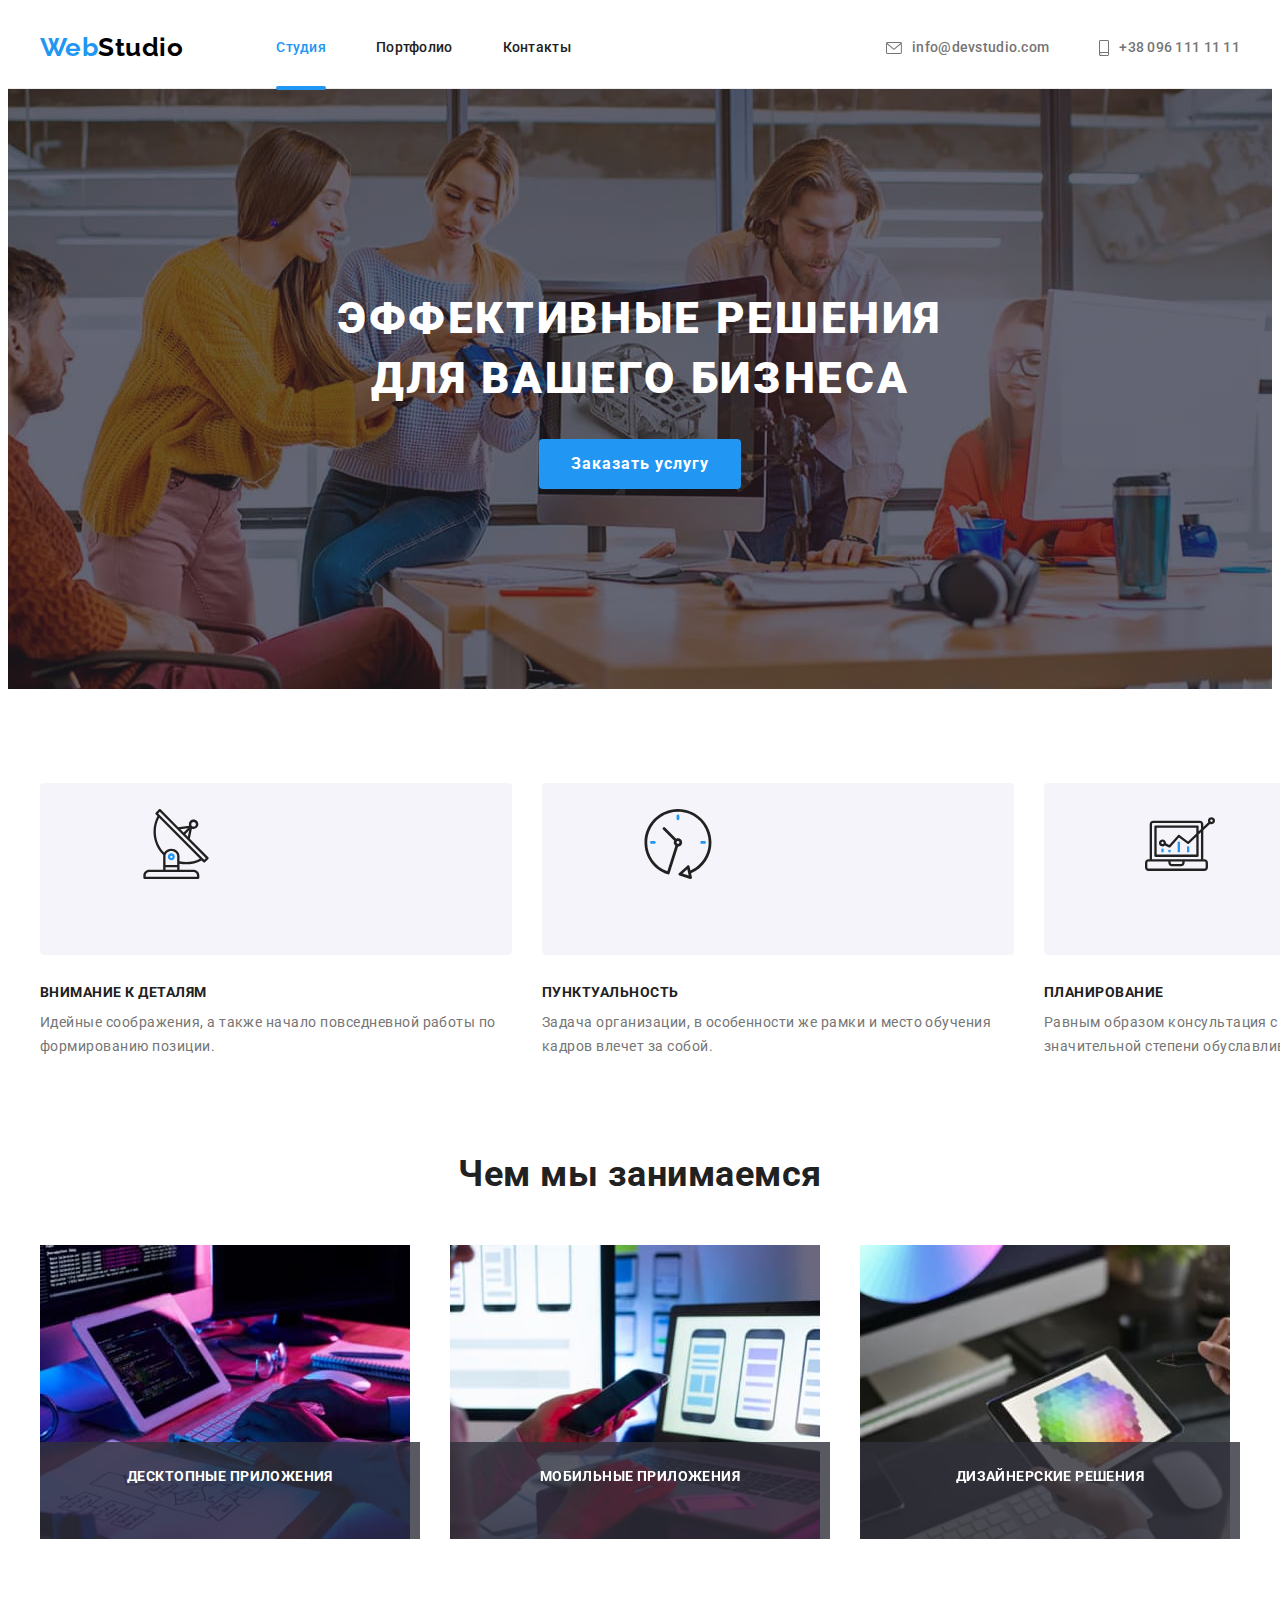
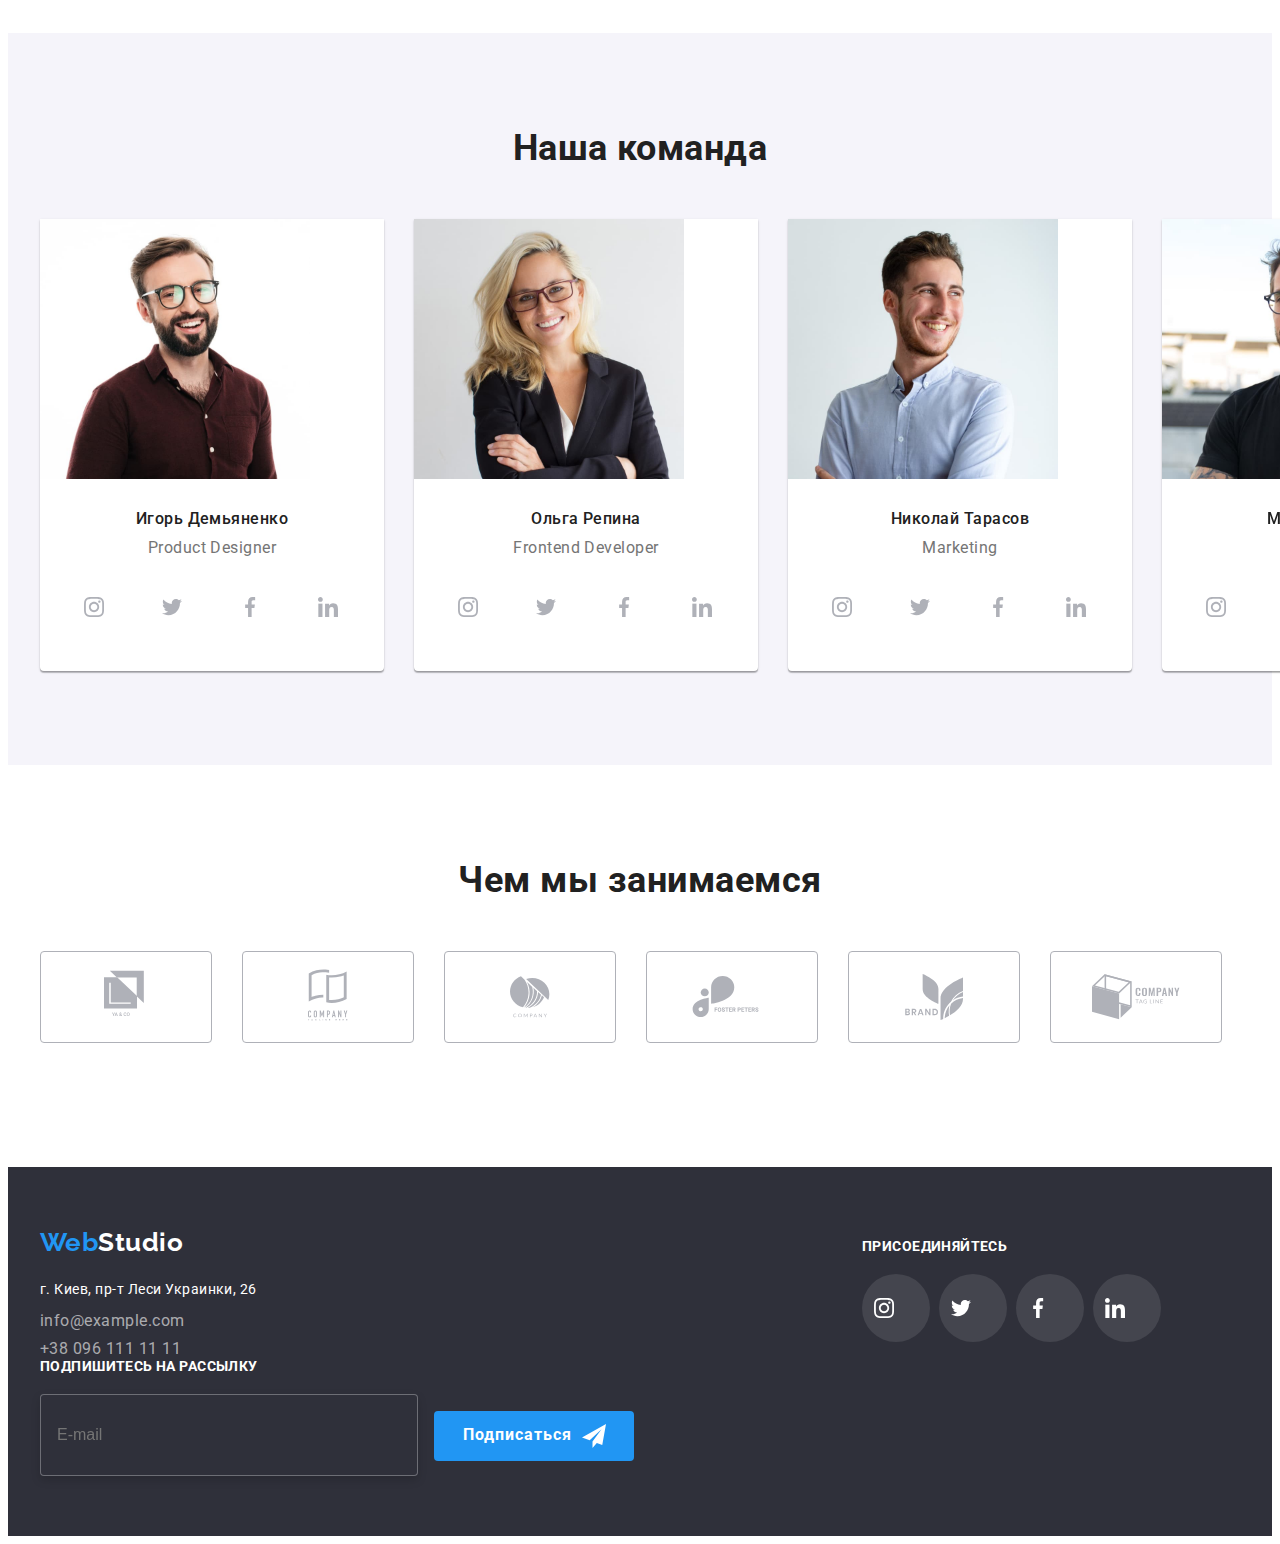
<file: index.html>
<!DOCTYPE html>
<html lang="ru">

<head>
    <meta charset="UTF-8">
    <meta http-equiv="X-UA-Compatible" content="IE=edge">
    <meta name="viewport" content="width=device-width, initial-scale=1.0">
    <title>WebStudio</title>
    <link href="https://fonts.googleapis.com/css2?family=Oleo+Script&family=Raleway:wght@700&family=Roboto:wght@400;500;700;900&display=swap"
        rel="stylesheet" />
    <link rel="stylesheet" href="https://cdnjs.cloudflare.com/ajax/libs/modern-normalize/1.0.0/modern-normalize.min.css"
                integrity="sha512-ISS7cAi1PEhQ8jnbJpJZMd29NlhNj4AWYyLOSp2CE/CsHxTCu+r+t0D2yoJudVrd0/8fTVPUVDzY5Tvli75u/g=="
                crossorigin="anonymous" />
    <link rel="preconnect" href="https://fonts.gstatic.com">
    <link rel="stylesheet" href="./css/styles.css" />
</head>

<body class="page">
    <!-- Шапка сайта -->
    <header class="header">
<div class="container page-header">
        <nav class="main-nav">
            <a  href=""  class="logo"  lang="en"><span class="logo-web">Web</span>Studio</a>
            <ul class="site-nav list">
                <li class="nav-item"><a href="" class="link current">Студия</a></li>
                <li class="nav-item"><a href="./portfolio.html" class="link">Портфолио</a></li>
                <li class="nav-item"><a href="" class="link">Контакты</a></li>
            </ul>
        </nav>
        <div  class="contact">
        <ul class="contact list">
            <li class="nav-item">
                <div>
                    <a href="email:info@devstudio.com" class="link auth-nav-email list">
                        <svg class="box-icon-nav" Width="16px" Height="12px">
                            <use href="./images/symbol-defs5.svg#envelope"></use>
                        </svg>info@devstudio.com</a>
                </div>
            </li>
            <li class="nav-item"><a href="tel:+380961111111" class="link auth-nav-tel list">
                    <svg class="box-icon-nav" Width="10px" Height="16px">
                        <use href="./images/symbol-defs5.svg#smartphone"></use>
                    </svg>+38 096 111 11 11</a></li>
        </ul>
        </div>
</div>
    </header>
 
    <main>
        <!-- Герой -->
        <section class="hero">
            <h1  class="hero-title">Эффективные решения для вашего бизнеса</h1>
            <button data-modal-open type="button" class="button current" >Заказать услугу</button>
            <div class="backdrop is-hidden" data-modal>
                <div class="modal">
                    <b class="modal-title"> Оставьте свои данные, мы вам перезвоним</b>
                    <div class="modal-form-btn">

                    <form class="modal-form" autocomplete="off">
                        <div class="form-label-wrapper">
<label class="form-label">Имя
        <span class="modal-form-input-wrapper">
        <input type="text" name="name" class="form-input" required minlength="2">
                        <svg class="box-icon modal-form-icon"  width="20" height="20">
                            <use href="./images/symbol-defs5.svg#person-black-18dp-1"></use>
                        </svg>
    </span>
</label>
<label class="form-label">Телефон
        <span class="modal-form-input-wrapper">
            <input type="tel" name="tel" class="form-input" required
                            pattern="[0-9]{3}-[0-9]{3}-[0-9]{2}-[0-9]{2}" title="096-111-11-11">
                <svg class="box-icon modal-form-icon" width="20" height="20">
                    <use href="./images/symbol-defs5.svg#phone-black-18dp-1"></use>
                </svg>
        </span>
</label>
<label class="form-label">
    Почта
    <span class="modal-form-input-wrapper">
        <input type="email" name="email" class="form-input" required>
        <svg class="box-icon modal-form-icon" width="20" height="20">
            <use href="./images/symbol-defs5.svg#email-black-18dp-1"></use>
        </svg>
    </span>
</label>
<label class="form-label" for="comment">Kоментарий</label>
<textarea class="comment" name="comment" id="comment" rows="8" placeholder="Введите текст"></textarea>
</div>
        
        <label class="field-checkbox">
            <input class="checkbox" type="checkbox" name="topic" value="js" />
            <span class="icon-checkbox "></span>
            <span class="label">Соглашаюсь с рассылкой и принимаю&nbsp;<a class="policy link" href="">Условия договора</a></span>
        </label>

<button class="form-btn" type="submit">Отправить</button>
</div>

<button data-modal-close class="close"><svg class="close-icon" width="20" height="20">
        <use href="./images/symbol-defs5.svg#close-black-18dp-2-1-1"></use>
    </svg></button> 

                    <!-- <div class="modal-form-btn">
    <div class="form-field">
        <label  class="form-label" for="name">Имя</label>

        <input class="form-input" type="text" name="name" id="name" autofocus required/>
                <svg class="box-icon">
                        <use href="./images/symbol-defs5.svg#person-black-18dp-1"></use>
                    </svg>
            </div>
    <div class="form-field">

        <label  class="form-label" for="tel">Телефон</label>
        <input class="form-input" type="tel" name="tel" id="tel" placeholder=" " required title="099 111 11 11"/>
                <svg class="box-icon" width="20" height="20">
                    <use href="./images/symbol-defs5.svg#phone-black-18dp-1"></use>
                </svg>
    </div>
    
    <div class="form-field">
        <label  class="form-label" for="mail">Почта</label>
        <input class="form-input" type="email" name="mail" id="mail" required />
            <svg class="box-icon" width="20" height="20">
                <use href="./images/symbol-defs5.svg#email-black-18dp-1"></use>
            </svg>
    </div>
    <div class="form-field">
        <label  class="form-label" for="comment">Kоментарий</label>
        <textarea class="comment" name="comment" id="comment" rows="8" placeholder="Введите текст"></textarea>
    </div>

        <label class="field-checkbox">
            <input class="checkbox" type="checkbox" name="topic" value="js" />
            <span class="icon-checkbox "></span>
            <span class="label">Соглашаюсь с рассылкой и принимаю <a class="policy link" href="">Условия договора</a></span>
        </label>

        <button class="form-btn" type="submit">Отправить</button>
        </div>

        <button data-modal-close class="close"><svg class="close-icon" width="18" height="18">
        <use href="./images/symbol-defs5.svg#close-black-18dp-2-1-1"></use>
        </svg></button> -->
        </div>
</form>
                </div>
            </div>
            
        </section>
        <!-- Особенности -->
        <section class="section-feature">
            <div class="container">
            <h2 class="visually-hidden">Feature</h2>
            <ul class="feature list">
                <li class="feature-item">
                    <div class="feature-svg">
                        <svg class="box-icon">
                            <use href="./images/symbol-defs5.svg#antenna"></use>
                        </svg>
                    </div>
                    <h3 class="title">Внимание к деталям</h3>
                    <p class="description">Идейные соображения, а также начало повседневной работы по формированию позиции.</p>
                </li>
                <li class="feature-item">
                    <div class="feature-svg">
                        <svg class="box-icon">
                            <use href="./images/symbol-defs5.svg#clock"></use>
                        </svg>
                    </div>
                    <h3 class="title">Пунктуальность</h3>
                    <p class="description">Задача организации, в особенности же рамки и место обучения кадров влечет за собой.</p>
                </li>
                <li class="feature-item">
                    <div class="feature-svg">
                        <svg class="box-icon">
                            <use href="./images/symbol-defs5.svg#diagram"></use>
                        </svg>
                    </div>
                    <h3 class="title">Планирование</h3>
                    <p class="description">Равным образом консультация с широким активом в значительной степени обуславливает.</p>
                </li>
                <li class="feature-item">
                    <div class="feature-svg">
                        <svg class="box-icon">
                            <use href="./images/symbol-defs5.svg#astronaut"></use>
                        </svg>
                    </div>
                    <h3 class="title">Современные технологии</h3>
                    <p class="description">Значимость этих проблем настолько очевидна, что реализация плановых заданий.</p>
                </li>
            </ul>
            </div>
        </section>
        <!-- Чем мы занимаемся -->
        <section class="section-works"> 
            <div class="container"> 
            <h2 class="section-title">Чем мы занимаемся</h2>
            <ul class="works list">
                <li class="works-item">
                    <img  class="works-img" src="./images/imghand.jpg" alt="руки печатающие на клавиатуре"  />
                    <p class="works-desc">
                        Десктопные приложения
                    </p>
                </li>
                <li class="works-item">
                    <img class="works-img" src="./images/imgphone.jpg" alt="в одной руке телефон, а другая на ноутбуке" />
                    <p class="works-desc">Мобильные приложения</p>
                </li>
                <li class="works-item">
                    <img class="works-img" src="./images/imgdiagr.jpg" alt="руки печатающие на клавиатуре" />
                    <p class="works-desc">Дизайнерские решения</p>
                </li>
            </ul>
            </div>
        </section>
      
        <!-- Наша команда -->
        <section class="section-team">
    <div class="container">
        <h2 class="section-title">Наша команда</h2>
    <ul class="card-team list">

<li class="item-team">
    <article class="card">
    <div class="card-thumb">
    <img src="./images/imgIgor.jpg" alt="фото" width="270" height="260" class="team-img" />
    </div>
    <div class="team-card-content"> 
    <h4 class="team-title">Игорь Демьяненко</h4>
    <p class="team-position">
        Product Designer
    </p> 
<ul class="social-team list">
    <li class="social-item-team">
        <a href="" class="ellipce">
            <svg class="box-icon " width="20" height="20">
                <use href="./images/symbol-defs5.svg#instagram-foot"></use>
            </svg>
        </a>
    </li>
    <li class="social-item-team">
        <a href="" class="ellipce">
            <svg class="box-icon" width="20" height="20">
                <use href="./images/symbol-defs5.svg#twitter-foot"></use>
            </svg>
        </a>
    </li>
    <li class="social-item-team">
        <a href="" class="ellipce">
            <svg class="box-icon" width="20" height="20">
                <use href="./images/symbol-defs5.svg#facebook-foot"></use>
            </svg>
        </a>
    </li>

    <li class="social-item-team">
        <a href="" class="ellipce">
            <svg class="box-icon" width="20" height="20">
                <use href="./images/symbol-defs5.svg#linkedin-foot"></use>
            </svg>
        </a>
    </li>
</ul>
    </div>
    </article>
</li>
<li class="item-team">
    <article class="card">
        <div class="card-thumb">
        <img src="./images/imgOlga.jpg" alt="фото" width="270" height="260" class="team-img" />
        </div>
        <div class="team-card-content">
            <h4 class="team-title">Ольга Репина</h4>
            <p class="team-position">
                Frontend Developer
            </p>
<ul class="social-team list">
    <li class="social-item-team">
        <a href="" class="ellipce">
            <svg class="box-icon " width="20" height="20">
                <use href="./images/symbol-defs5.svg#instagram-foot"></use>
            </svg>
        </a>
    </li>
    <li class="social-item-team">
        <a href="" class="ellipce">
            <svg class="box-icon" width="20" height="20">
                <use href="./images/symbol-defs5.svg#twitter-foot"></use>
            </svg>
        </a>
    </li>
    <li class="social-item-team">
        <a href="" class="ellipce">
            <svg class="box-icon" width="20" height="20">
                <use href="./images/symbol-defs5.svg#facebook-foot"></use>
            </svg>
        </a>
    </li>

    <li class="social-item-team">
        <a href="" class="ellipce">
            <svg class="box-icon" width="20" height="20">
                <use href="./images/symbol-defs5.svg#linkedin-foot"></use>
            </svg>
        </a>
    </li>
</ul>
        </div>
    </article>
</li>
<li class="item-team">
    <article class="card">
        <div class="card-thumb">
            <img src="./images/imgNikol.jpg" alt="фото" width="270" height="260" class="team-img" />
        </div>
        <div class="team-card-content">
            <h4 class="team-title">Николай Тарасов</h4>
            <p class="team-position">
                Marketing
            </p>
<ul class="social-team list">
    <li class="social-item-team">
        <a href="" class="ellipce">
            <svg class="box-icon " width="20" height="20">
                <use href="./images/symbol-defs5.svg#instagram-foot"></use>
            </svg>
        </a>
    </li>
    <li class="social-item-team">
        <a href="" class="ellipce">
            <svg class="box-icon" width="20" height="20">
                <use href="./images/symbol-defs5.svg#twitter-foot"></use>
            </svg>
        </a>
    </li>
    <li class="social-item-team">
        <a href="" class="ellipce">
            <svg class="box-icon" width="20" height="20">
                <use href="./images/symbol-defs5.svg#facebook-foot"></use>
            </svg>
        </a>
    </li>

    <li class="social-item-team">
        <a href="" class="ellipce">
            <svg class="box-icon" width="20" height="20">
                <use href="./images/symbol-defs5.svg#linkedin-foot"></use>
            </svg>
        </a>
    </li>
</ul>
        </div>
    </article>
</li>
<li class="item-team">
    <article class="card">
        <div class="card-thumb">
            <img src="./images/imgMicah.jpg" alt="фото" width="270" height="260" class="team-img" />
        <div class="team-card-content">
            <h4 class="team-title">Михаил Ермаков</h4>
            <p class="team-position">
                UI Designer
            </p>
<ul class="social-team list">
    <li class="social-item-team">
        <a href="" class="ellipce">
            <svg class="box-icon " width="20" height="20">
                <use href="./images/symbol-defs5.svg#instagram-foot"></use>
            </svg>
        </a>
    </li>
    <li class="social-item-team">
        <a href="" class="ellipce">
            <svg class="box-icon" width="20" height="20">
                <use href="./images/symbol-defs5.svg#twitter-foot"></use>
            </svg>
        </a>
    </li>
    <li class="social-item-team">
        <a href="" class="ellipce">
            <svg class="box-icon" width="20" height="20">
                <use href="./images/symbol-defs5.svg#facebook-foot"></use>
            </svg>
        </a>
    </li>

    <li class="social-item-team">
        <a href="" class="ellipce">
            <svg class="box-icon" width="20" height="20">
                <use href="./images/symbol-defs5.svg#linkedin-foot"></use>
            </svg>
        </a>
    </li>
</ul>

        </div>
    </article>
</li>
    </ul>
    </div>
        </section>
        
        <!-- Client -->
<section class="client">
    <div class="container">
        <h2 class="section-title">Чем мы занимаемся</h2>
    <ul class="clients list">
        <li  class="clients-item ">
            <a  class="list clients-link" href="">
                <div class="client-svg">
                <svg class="box-client" width="44" height="50">
                <use href="./images/symbol-defs5.svg#logo-1"></use>
                </svg></div>
            </a>
        </li>
        <li class="clients-item ">
            <a class="clients-link" href="">
                <div class="client-svg">
                <svg class="box-client" width="40" height="52">
                    <use href="./images/symbol-defs5.svg#logo-2"></use>
                </svg></div>
            </a>
        </li>
        <li class="clients-item ">
             <div class="client-svg">
            <a class="clients-link" href="">
                <svg class="box-client" width="40" height="42">
                    <use href="./images/symbol-defs5.svg#logo-3"></use>
                </svg>
            </a></div>
        </li>
        <li class="clients-item ">
             <div class="client-svg" >
            <a class="clients-link" href="">
                <svg class="box-client" width="80" height="42">
                    <use href="./images/symbol-defs5.svg#logo-4"></use>
                </svg>
            </a></div>
        </li>
        <li class="clients-item ">
             <div class="client-svg">
            <a class="clients-link" href="">
                <svg class="box-client" width="60" height="46">
                    <use href="./images/symbol-defs5.svg#logo-5"></use>
                </svg>
            </a></div>
        </li>
        <li class="clients-item ">
             <div class="client-svg">
            <a class="clients-link" href="">
                <svg class="box-client" width="88" height="46">
                    <use href="./images/symbol-defs5.svg#logo-6"></use>
                </svg>
            </a></div>
        </li>
    </ul>
    </div>
</section>

    </main>     
    <!-- Футер -->
    <footer class="footer">
    
        <div class="container">
            <div class="footer-column">
                <div class="invert-logo">
                    <a href="" class="logo" lang="en"><span class="logo-web">Web</span>Studio</a>
                </div>
                <address class="footer-adress">
                    <div class="adress">
                        <p> г. Киев, пр-т Леси Украинки, 26 <br></p>
                    </div>
                    <div class="link-mail"><a href="email:info@example.com" class="link list">info@example.com</a> <br>
                    </div>
                    <div class="link-tel"> <a href="tel:+380961111111" class="link  list">+38 096 111 11 11</a></div>
                </address>
            </div>
            <div class="footer-column">
                <b class="social-b">присоединяйтесь</b>
                <ul class="social list">
                    <li class="social-item-f">
                        <a href="" class="ellipce">
                            <svg class="box-icon inst" width="20" height="20">
                                <use href="./images/symbol-defs5.svg#instagram-foot"></use>
                            </svg>
                        </a>
                    </li>
                    <li class="social-item-f">
                        <a href="" class="ellipce">
                            <svg class="box-icon" width="20" height="20">
                                <use href="./images/symbol-defs5.svg#twitter-foot"></use>
                            </svg>
                        </a>
                    </li>
                    <li class="social-item-f">
                        <a href="" class="ellipce">
                            <svg class="box-icon" width="20" height="20">
                                <use href="./images/symbol-defs5.svg#facebook-foot"></use>
                            </svg>
                        </a>
                    </li>
                
                    <li class="social-item-f">
                        <a href="" class="ellipce">
                            <svg class="box-icon" width="20" height="20">
                                <use href="./images/symbol-defs5.svg#linkedin-foot"></use>
                            </svg>
                        </a>
                    </li>
                </ul>
            </div>

    <div class="footer-column-input">
       <b class="social-b">Подпишитесь на рассылку</b>
        <form class="register-form">
       <input class="form-text"  type="mail" name="mail" id="mail" placeholder="E-mail" />
        <label for="mail">
        <button  class="form-btn" type="submit">Подписаться
            <svg class="form-box-icon" Width="24px" Height="24px">
                <use href="./images/symbol-defs5.svg#icon-send"></use>
            </svg>
        </button></label>
        </form>
    </div>
            </div>
    </footer>
    <script src="./js/modal.js"></script>
</body>

</html>
</file>
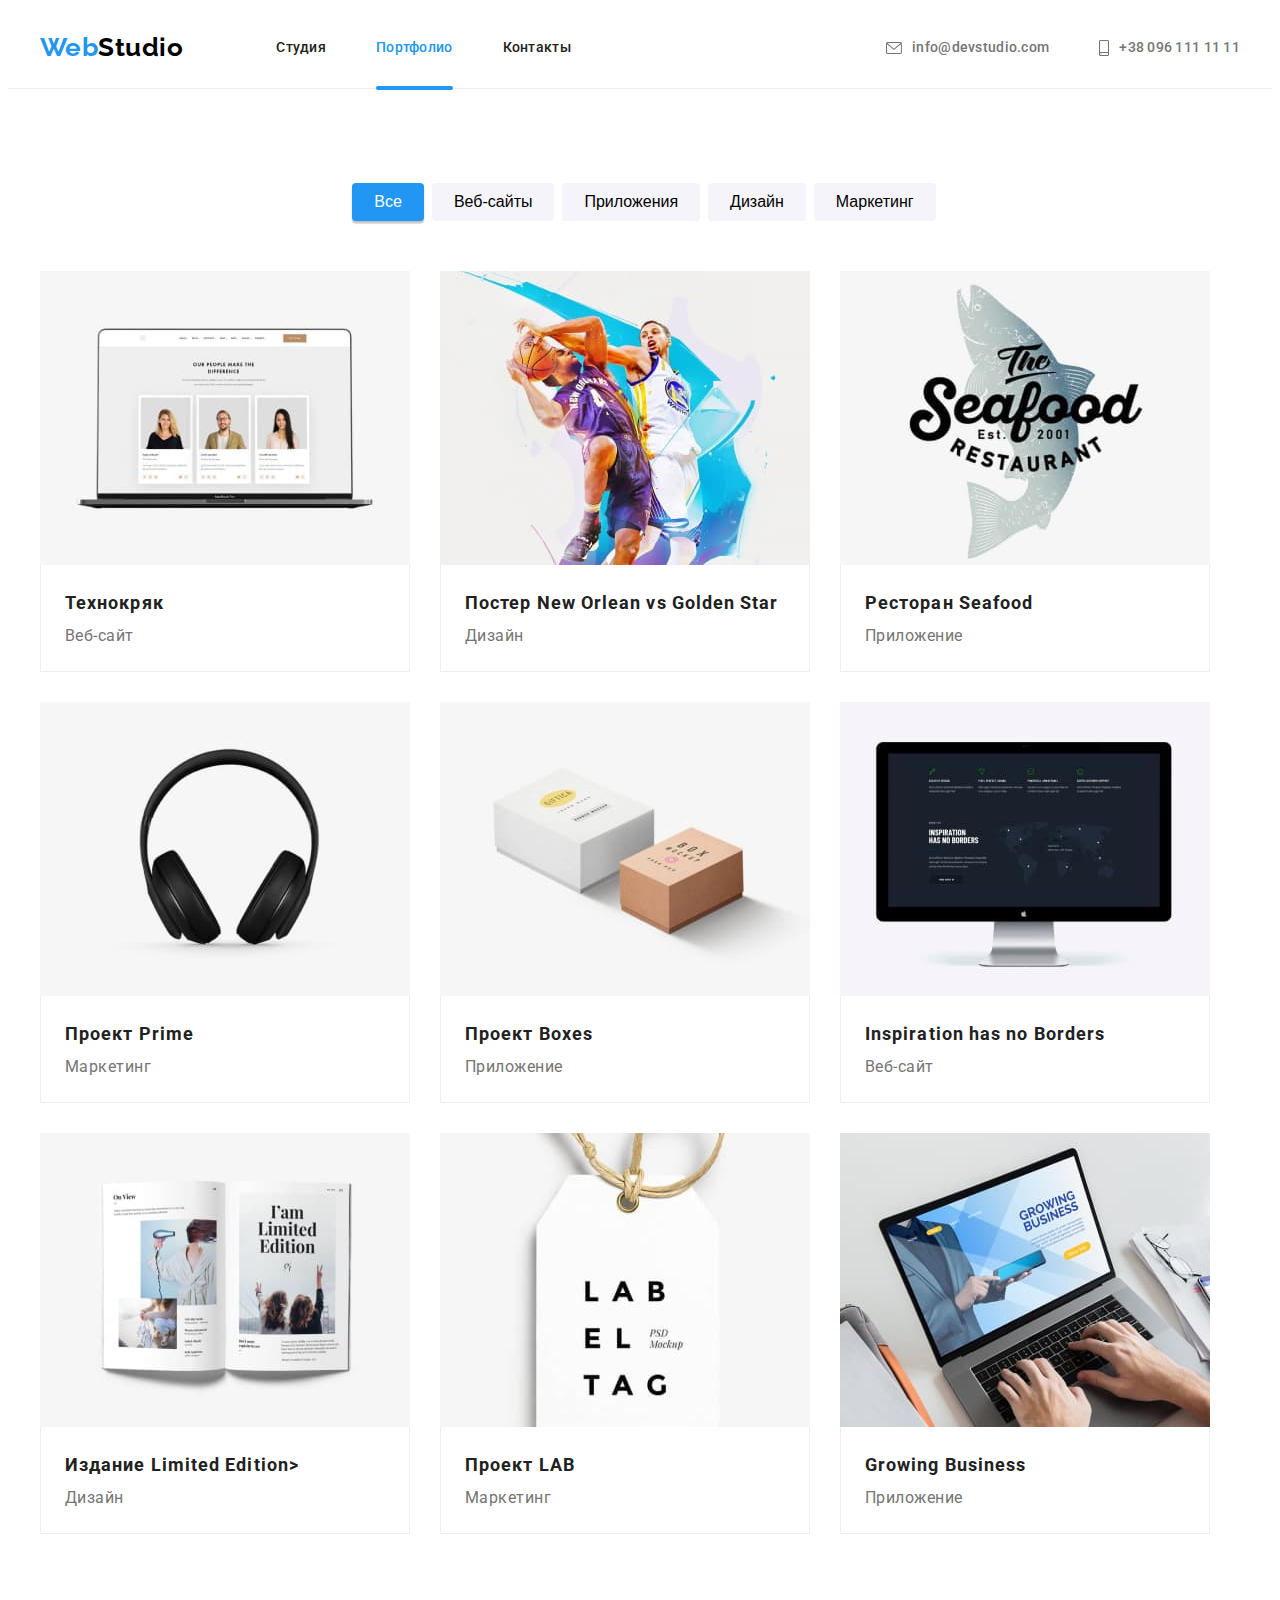
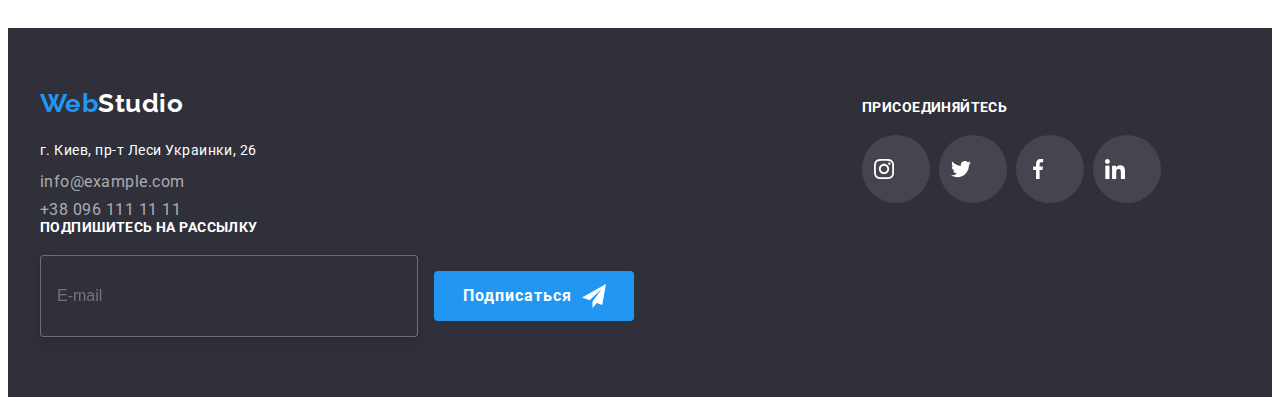
<file: portfolio.html>
<!DOCTYPE html>
<html lang="en">
<head>
    <meta charset="UTF-8">
    <meta http-equiv="X-UA-Compatible" content="IE=edge">
    <meta name="viewport" content="width=device-width, initial-scale=1.0">
    <title>Portfolio</title>
    <link rel="stylesheet" href="https://cdnjs.cloudflare.com/ajax/libs/modern-normalize/1.0.0/modern-normalize.min.css"
        integrity="sha512-ISS7cAi1PEhQ8jnbJpJZMd29NlhNj4AWYyLOSp2CE/CsHxTCu+r+t0D2yoJudVrd0/8fTVPUVDzY5Tvli75u/g=="
        crossorigin="anonymous" />
    <link href="https://fonts.googleapis.com/css2?family=Oleo+Script&family=Raleway:wght@700&family=Roboto:wght@400;500;700;900&display=swap"
        rel="stylesheet" />
    <link rel="preconnect" href="https://fonts.gstatic.com">
    <link rel="stylesheet" href="./css/styles.css" />
</head>
<body>
    <!-- Шапка сайта -->
    <header class="header">
        <div class="container page-header">
            <nav class=" main-nav">
                <a href="" class="logo" lang="en"><span class="logo-web">Web</span>Studio</a>
                <ul class="site-nav list">
                    <li class="nav-item"><a href="./index.html" class="link ">Студия</a></li>
                    <li class="nav-item"><a href="" class="link current">Портфолио</a></li>
                    <li class="nav-item"><a href="" class="link">Контакты</a></li>
                </ul>
            </nav>
            <div class="     contact">
        <ul class="contact list">
            <li class="nav-item">
                <div>
                    <a href="email:info@devstudio.com" class="link auth-nav-email list">
                        <svg class="box-icon-nav" Width="16px" Height="12px">
                            <use href="./images/symbol-defs5.svg#envelope"></use>
                        </svg>info@devstudio.com</a>
                </div>
            </li>
            <li class="nav-item"><a href="tel:+380961111111" class="link auth-nav-tel list">
                    <svg class="box-icon-nav" Width="10px" Height="16px">
                        <use href="./images/symbol-defs5.svg#smartphone"></use>
                    </svg>+38 096 111 11 11</a></li>
        </ul>
            </div>
        </div>
    </header>

<main>
        <!--filters-->
<section  class="container-filters">
    <div class="container">
<ul class="filters list">
    <li class="filters-item"><button type="button" class="button-filter current">Все</button></li>
    <li class="filters-item"><button type="button" class="button-filter">Веб-сайты</button></li>
    <li class="filters-item"><button type="button" class="button-filter">Приложения</button></li>
    <li class="filters-item"><button type="button" class="button-filter">Дизайн</button></li>
    <li class="filters-item"><button type="button" class="button-filter">Маркетинг</button></li>
</ul>
<!-- </div> -->
<!--<ul class="filters list">
    <li><a href="" class="link">Все</a></li>
    <li><a href="" class="link">Веб-сайты</a></li>
    <li><a href="" class="link">Приложения</a></li>
    <li><a href="" class="link">Дизайн</a></li>
    <li><a href="" class="link">Маркетинг</a></li>
</ul>-->
<!--картинки портфолио-->
<!-- <div class="container"> -->
<ul class="portfolio list">

    <li class="portfolio-item">
        <a href="#" class="link" target="_blank" rel="noreferrer noopener">
    <article class="card">
        <div class="card-thumb">
        <img src="./images/portfolio/laptop.jpg" alt="открытый ноутбук"  class="portfolio-img">
        <p class="desc-hover">Технокряк это современная площадка распространения коронавируса. Компании используют эту платформу
            для цифрового шпионажа и атак на защищённые сервера конкурентов.</p>
    </div>
        <div class="card-content">
        <h2 class="title-portfolio">Технокряк</h2>
        <p class="desc-portfolio">Веб-сайт</p>
                </div>
    </article>
       </a>
    </li>

        
    <li class="portfolio-item">
        <a href="#" class="link">
    <article class="card">
        <div class="card-thumb">
        <img src="./images/portfolio/basket.jpg" alt="игра в  баскетбол"  class="portfolio-img">
    <p class="desc-hover"></p>
    </div>
        <div class="card-content">
        <h2 class="title-portfolio">Постер <span lang="en">New Orlean vs Golden Star</span></h2>
        <p class="desc-portfolio">Дизайн</p>
        </div>
    </article>
       </a>
    </li>

    <li class="portfolio-item">
        <a href="#" class="link">
            <article class="card">
                <div class="card-thumb">
                    <img src="./images/portfolio/seafood.jpg" alt="лого ресторана" class="portfolio-img">
                <p class="desc-hover"></p>
                </div>
                <div class="card-content">
                    <h2 class="title-portfolio">Ресторан <span lang="en">Seafood</span></h2>
                    <p class="desc-portfolio">Приложение</p>
                </div>
            </article>
        </a>
    </li>

    <li class="portfolio-item">
        <a href="#" class="link">
            <article class="card">
                <div class="card-thumb">
                    <img src="./images/portfolio/headphones.jpg" alt="наушники " class="portfolio-img">
                <p class="desc-hover"></p>
                </div>
                <div class="card-content">
                    <h2 class="title-portfolio">Проект <span lang="en">Prime</span></h2>
                    <p class="desc-portfolio">Маркетинг</p>
                </div>
            </article>
        </a>
    </li>
    
        <li class="portfolio-item">
            <a href="#" class="link">
                <article class="card">
                    <div class="card-thumb">
                        <img src="./images/portfolio/box.jpg" alt="две коробки " class="portfolio-img">
                    <p class="desc-hover"></p>
                    </div>
                    <div class="card-content">
                        <h2 class="title-portfolio">Проект <span lang="en">Boxes</span></h2>
                        <p class="desc-portfolio">Приложение </p>
                    </div>
                </article>
            </a>
        </li>

        <li class="portfolio-item">
            <a href="#" class="link">
                <article class="card">
                    <div class="card-thumb">
                        <img src="./images/portfolio/screen.jpg" alt="большой монитор" class="portfolio-img">
                    <p class="desc-hover"></p>
                    </div>
                    <div class="card-content">
                        <h2 class="title-portfolio" lang="en">Inspiration has no Borders</h2>
                        <p class="desc-portfolio">Веб-сайт </p>
                    </div>
                </article>
            </a>
        </li>

        <li class="portfolio-item">
            <a href="#" class="link">
                <article class="card">
                    <div class="card-thumb">
                        <img src="./images/portfolio/book.jpg" alt="открытая крига" class="portfolio-img">
                    <p class="desc-hover"></p>
                    </div>
                    <div class="card-content">
                        <h2 class="title-portfolio">Издание <span lang="en">Limited Edition</span>></h2>
                        <p class="desc-portfolio">Дизайн</p>
                    </div>
                </article>
            </a>
        </li>

        <li class="portfolio-item">
            <a href="#" class="link">
                <article class="card">
                    <div class="card-thumb">
                        <img src="./images/portfolio/tag.jpg" alt="изображен белый ярлык с надписью лейбел тег" class="portfolio-img">
                    <p class="desc-hover"></p>
                    </div>
                    <div class="card-content">
                            <h2 class="title-portfolio">Проект <span lang="en">LAB</span></h2>
                        <p class="desc-portfolio">Маркетинг</p>
                    </div>
                </article>
            </a>
        </li>

        <li class="portfolio-item">
            <a href="#" class="link">
                <article class="card">
                    <div class="card-thumb">
                    <img src="./images/portfolio/laptop_hands.jpg" alt="руки на ноутбуке" class="portfolio-img">
                    <p class="desc-hover"></p>
                    </div>
                    <div class="card-content">
                            <h2 class="title-portfolio" lang="en">Growing Business</h2>
                        <p class="desc-portfolio">Приложение</p>
                    </div>
                </article>
            </a>
        </li>
</ul>
</div>
</section>
</main>



    <!-- Футер -->
    <footer class="footer">
    
        <div class="container">
            <div class="footer-column">
                <div class="invert-logo">
                    <a href="" class="logo" lang="en"><span class="logo-web">Web</span>Studio</a>
                </div>
                <address class="footer-adress">
                    <div class="adress">
                        <p> г. Киев, пр-т Леси Украинки, 26 <br></p>
                    </div>
                    <div class="link-mail"><a href="email:info@example.com" class="link list">info@example.com</a> <br>
                    </div>
                    <div class="link-tel"> <a href="tel:+380961111111" class="link  list">+38 096 111 11 11</a></div>
                </address>
            </div>
            <div class="footer-column">
                <b class="social-b">присоединяйтесь</b>
                <ul class="social list">
                    <li class="social-item-f">
                        <a href="" class="ellipce">
                            <svg class="box-icon inst" width="20" height="20">
                                <use href="./images/symbol-defs5.svg#instagram-foot"></use>
                            </svg>
                        </a>
                    </li>
                    <li class="social-item-f">
                        <a href="" class="ellipce">
                            <svg class="box-icon" width="20" height="20">
                                <use href="./images/symbol-defs5.svg#twitter-foot"></use>
                            </svg>
                        </a>
                    </li>
                    <li class="social-item-f">
                        <a href="" class="ellipce">
                            <svg class="box-icon" width="20" height="20">
                                <use href="./images/symbol-defs5.svg#facebook-foot"></use>
                            </svg>
                        </a>
                    </li>
    
                    <li class="social-item-f">
                        <a href="" class="ellipce">
                            <svg class="box-icon" width="20" height="20">
                                <use href="./images/symbol-defs5.svg#linkedin-foot"></use>
                            </svg>
                        </a>
                    </li>
                </ul>
            </div>
    
            <div class="footer-column-input">
                <b class="social-b">Подпишитесь на рассылку</b>
                <form class="register-form">
                    <input class="form-text" type="mail" name="mail" id="mail" placeholder="E-mail" />
                    <label for="mail">
                        <button class="form-btn" type="submit">Подписаться
                            <svg class="form-box-icon" Width="24px" Height="24px">
                                <use href="./images/symbol-defs5.svg#icon-send"></use>
                            </svg>
                        </button></label>
                </form>
            </div>
        </div>
    </footer>
</body>
</html>
</file>
<file: css/styles.css>
/*цвет основного текста #757575*/
/*цвет заголовков кромеH1 #212121 */

/*белый H1 #FFFFFF*/
/*акценты logo #2196F3 * /
/*адреса rgba(255, 255, 255, 0.6)*/
/*акцент #2F303A*/
/*background: #E5E5E5;*/
/*вторичный background: #2F303A;*/

:root {
  --primary-text-color: #757575;
  --title-text-color: #212121;
  --accent-color: #2196f3;
  --background-origin: #2f303a;
  --main-font: 'Roboto', sans-serif;
  --flex-gap: 30px;
  --filters-gap: 8px;
}

body {
  color: var(--primary-text-color);
  font-family: var(--main-font);
  letter-spacing: 0.03em;
}
h1,
h2,
h3,
h4,
h5,
h6,
p {
  margin: 0;
}

img {
  display: block;
  max-width: 100%;
  height: auto;
  padding: 0;
}

.container {
  margin-left: auto;
  margin-right: auto;
  width: 1200px;
  padding-left: 15px;
  padding-right: 15px;
  /* outline: 2px solid tomato; */
}
/*========header========*/

.logo {
  color: #000000;
  font-family: 'Raleway', sans-serif;
  font-weight: bold;
  font-size: 26px;
  line-height: 1.2;
  text-decoration: none;
  margin-right: 93px;
}
.logo > .logo-web {
  color: var(--accent-color);
}

.list {
  list-style: none;
  text-decoration: none;
  padding: 0;
  margin: 0;
}
/*========site nav========*/
.header {
  border-bottom: 1px solid #ececec;
}

.page-header {
  display: flex;
  align-items: center;
  /* background-color: aqua; */
}

.main-nav {
  display: flex;
  align-items: center;
  justify-content: space-between;
}

.nav-item .link {
  display: block;
  padding-top: 32px;
  padding-bottom: 32px;

  color: var(--title-text-color);
  letter-spacing: 0.02em;
  font-weight: 500;
  font-size: 14px;
  line-height: 1.14;
  text-decoration: none;
  
  transition: color 500ms cubic-bezier(0.4, 0, 0.2, 1);
}

.nav-item .link.current {
  color: var(--accent-color);
  
  transition: background-color 500ms cubic-bezier(0.4, 0, 0.2, 1);

}

.nav-item {
  position: relative;
}
.nav-item .link.current::after {
display: block;
content: "";
width: 100%;
height: 4px;
border-radius: 2px;
background-color: #2196F3;
position: absolute;
bottom: -2px;
transform: translate(0; 0);
opacity: 1;
}


.list .link:hover ,
.list .link:focus {
  color: var(--accent-color);
}


.page-header .contact {
  display: flex;
  /* background-color: yellow;
padding-right: 0; */
  justify-content: flex-end;
  margin-left: auto;
}
.contact .nav-item + .nav-item {
  margin-left: 50px;
}

.contact .auth-nav-email,
.contact .auth-nav-tel {
  font-weight: 500;
  font-size: 14px;
  line-height: 1.14;
  letter-spacing: 0.02em;
  color: var(--primary-text-color);
  display: flex;
  align-items: baseline;
  
  transition: color 500ms cubic-bezier(0.4, 0, 0.2, 1);
}

.section-title {
  color: var(--title-text-color);
}

.site-nav {
  display: flex;
}

.site-nav .nav-item:not(:last-child) {
  margin-right: 50px;
}


.box-icon-nav {
  display: inline-block;
  align-self: center;

  stroke-width: 0;
  stroke: currentColor;
  fill: #757575;
  margin-right: 10px;
  padding: 0;
   transition: fill 250ms cubic-bezier(0.4, 0, 0.2, 1);
}

.auth-nav-email:hover .box-icon-nav,
.auth-nav-email:focus .box-icon-nav,
.auth-nav-tel:hover .box-icon-nav,
.auth-nav-tel:focus .box-icon-nav
{
   fill: var(--accent-color);
}

/*Стили for index.html*/
/*========hero========*/
/* .hero {
position: absolute;
width: 1600px;
height: 600px;
left: 0px;
top: 80px;
} */
.hero {
  background-image: linear-gradient(
      to right,
      rgba(47,48,58,0.4),
      rgba(47,48,58,0.4)
    ),
    url("../images/hero/Img-hero.jpg");
background-color: var(--background-origin);
  background-repeat: no-repeat;
  background-position: center;
  background-size: cover;
max-width: 1600px;
margin-left: auto;
margin-right: auto;
  padding-top: 200px;
  padding-bottom: 200px;
}

.hero-title {
  font-weight: 900;
  font-size: 44px;
  line-height: 1.36;
  text-align: center;
  letter-spacing: 0.06em;
  text-transform: uppercase;
  color: #ffffff;
  padding-bottom: 30px;
  max-width: 696px;
  margin-left: auto;
  margin-right: auto;
}

.button.current {
  color: #ffffff;
  background: var(--accent-color);
  font-family: inherit;
  font-weight: 700;
  font-size: 16px;
  line-height: 1.88;
  display: flex;
  align-items: center;
  letter-spacing: 0.06em;
  cursor: pointer;
  min-width: 200px;
  min-height: 50px;
  margin-top: 0px;
  margin-right: auto;
  margin-left: auto;
  padding: 10px 32px;
  border-radius: 4px;
  border:none;
  transition: color 500ms cubic-bezier(0.4, 0, 0.2, 1), background-color 500ms cubic-bezier(0.4, 0, 0.2, 1);

}

.button:hover,
.button:focus {
  background: #188ce8;
  }

.backdrop {
  position: fixed;
  top: 0;
  left: 0;
  width: 100%;
  height: 100%;
  background-color: 
      rgba(47,48,58,0.4);
     transition: 300ms cubic-bezier(0.4, 0, 0.2, 1);
}

.backdrop.is-hidden {
  opacity: 0;
  pointer-events: none;
    transform: translate(-50%, -50%) scale(0.9);
     transition:  300ms cubic-bezier(0.4, 0, 0.2, 1);
}

.backdrop.is-hidden .modal{
transform: translate(-50%, -50%) scale(1.1);
transition: transform 300ms cubic-bezier(0.4, 0, 0.2, 1);
}


.modal {
  position: absolute;
  top: 50%;
  left: 50%;
  transform: translate(-50%, -50%) scale(1);
  transition:  300ms cubic-bezier(0.4, 0, 0.2, 1);
  min-height: 580px;
  min-width: 528px;
  border-radius: 4px;
  padding:40px 15px;
 
  background-color: #fff;
}

.close {
width: 30px;
height: 30px;
border-radius: 50%;
background-color: #fff;
border: 1px solid rgba(0, 0, 0, 0.1);
display: block;
position: absolute;
top: 8px;
right: 8px;

cursor: pointer;
    display: inline-flex;
    justify-content: center;
    align-items: center;
    fill: #000;
      transition: fill 300ms cubic-bezier(0.4, 0, 0.2, 1), border 300ms cubic-bezier(0.4, 0, 0.2, 1);
}

.close:hover,
.close:focus {
fill: var(--accent-color);
border: 1px solid var(--accent-color);
}

.modal-form-btn{
  width: 448px;
  /* outline: 1px solid tomato; */
  margin-left: auto;
  margin-right: auto;
  padding:0px;
border: none;
}



.modal-title {

font-family: inherit;
margin-top: 40px;
margin-bottom: 20px;
margin-left: 40px;
margin-right: 40px;
font-weight: 700;
font-size: 20px;
line-height: 1.15px;
text-align: center;

color: #212121;
}

.form-field {
  /* outline: 1px solid blue; */
   display: flex;
  flex-direction: column;
  position: relative;
} 

.modal-form-input-wrapper {
  display: block;
  margin-top: 4px;
  margin-bottom: 10px;
    position: relative;
}

.form-label-wrapper {
  margin-top: 12px;
}


.modal-form .form-label {
  margin-top: 10px;
  margin-bottom: 4px;
  font-size: 12px;
line-height: 1.16;
/* identical to box height */
letter-spacing: 0.01em;
color: #757575;
}

.comment::placeholder {
font-size: 12px;
line-height: 1.16;
letter-spacing: 0.01em;

color: rgba(117, 117, 117, 0.5);
}




.policy.link {
  color: #2196F3;
}

.field-checkbox {
  display: flex;
  align-items: center;
  margin-top: 10px;
  /* border: 1px solid #000; */
}

.checkbox {
  position: absolute;
  width: 1px;
  height: 1px;
  margin: -1px; 
  border: 0;
  padding: 0;
  clip: rect(0 0 0 0);
  overflow: hidden;
}



 .icon-checkbox {
  display: inline-block;
  width: 16px;
  height: 15px;
  margin-right: 8px;
  margin-left: 10px;
 background-image: url('../images/Vector.svg');
 border: #212121;
  transition: transform 250ms cubic-bezier(0.4, 0, 0.2, 1);
}

.checkbox:checked + .icon-checkbox  {
  transform: scale(1.2);
  border-color: transparent;
  background-color: var(--accent-color);
  background-image: url('../images/icon\ check.svg');
  background-size: contain;
  background-origin: border-box;
} 


.modal-form-check-desc::before {
  display: block;
  content: "";
  width: 16px;
  height: 16px;
  outline: 1px solid #000000;
  cursor: pointer;
  margin-right: 8px;
}



.modal-form-btn .form-btn {
  margin-right: 115px;
  margin-left: 115px;  
  margin-top: 30px;
  box-shadow: 0px 4px 4px rgba(0, 0, 0, 0.15);
}

.label {
  transition: transform 250ms cubic-bezier(0.4, 0, 0.2, 1);
  font-size: 14px;
  line-height: 1.71;
  margin-right: auto;
  /* border: 1px solid #000; */
}

.form-input {
width: 448px;
height: 40px;
padding-left: 40px;
border: 1px solid rgba(33, 33, 33, 0.2);
box-sizing: border-box;
border-radius: 4px;
cursor: pointer;
 transition: border 500ms cubic-bezier(0.4, 0, 0.2, 1);
}

.comment {
  width: 100%;
  height: 120px;
  margin-top: 4px;

border: 1px solid rgba(33, 33, 33, 0.2);
box-sizing: border-box;
border-radius: 4px;
resize: none;
padding: 12px 16px;
 transition: border 500ms cubic-bezier(0.4, 0, 0.2, 1);
}

.comment:focus,
.comment:hover {
border: 1px solid var(--accent-color);
}
.comment:focus {
  outline: none;
  border-color: var(--accent-color);
}

.form-input:focus ~ .box-icon,
 .form-input:hover ~ .box-icon{
  fill: var(--accent-color);
}


.form-input:hover {
  border: 1px solid var(--accent-color);
}
.form-input:focus {
  outline: none;
  border: 1px solid var(--accent-color);
}


.box-icon.modal-form-icon {
  position: absolute;
  top: 50%;
  left: 12px;
    transform: translateY(-50%);
  display: block;  
  width: 20px;
  height: 20px;
transition: fill 500ms cubic-bezier(0.4, 0, 0.2, 1);
  
}

.modal-form-check-desc {
  font-size: 12px;
  display: flex;
  align-items: center;
}

/*========Feature list========*/

.section-feature {
  /* background-color: aqua; */
  padding-top: 94px;
 
}

.visually-hidden {
  position: absolute;
  width: 1px;
  height: 1px;
  margin: -1px;
  border: 0;
  padding: 0;

  white-space: nowrap;
  clip-path: inset(100%);
  clip: rect(0 0 0 0);
  overflow: hidden;
}

.feature .title {
  color: var(--title-text-color);
  font-weight: 700;
  font-size: 14px;
  line-height: 1.14;
  text-transform: uppercase;
}

.feature .description {
  font-size: 14px;
  line-height: 1.71;
  /* or 171% */
  padding-top: 10px;
}

.feature {
  /* outline: 1px solid tomato; */
  display: flex;
  margin-left: calc(-1 * var(--flex-gap));
}

.feature > .feature-item {
  /* outline: 1px solid teal; */
  flex-basis: calc(100% / 4 - var(--flex-gap));
  margin-left: var(--flex-gap);
}

.feature-svg {
  /* outline: 1px solid sienna; */
 width: 270px;
  height: 120px;
  margin-bottom: 30px;
  border: 1px solid #F5F4FA;
  background-color: #F5F4FA;
  border-radius: 4px;
padding-top: 25px;
padding-left: 100px;
padding-bottom: 25px;
padding-right: 100px;
}

.feature-svg .box-icon{
  width: 70px;
  height: 70px;
}

/*========Чем мы занимаемся========*/
.section-works {
  /* background-color: aqua; */
  padding-top: 94px;
  padding-bottom: 94px;
}
.section-title {
  font-weight: 700;
  font-size: 36px;
  line-height: 1.17;
  text-align: center;
  color: var(--title-text-color);
  padding-bottom: 50px;
}
.works {
  display: flex;
  margin-left: calc(-1 * var(--flex-gap));
  min-width: 370px;
  padding: 0;
}
.works-item {
  /* outline: 1px solid teal; */
  flex-basis: calc(100% / 3 - var(--flex-gap));
  margin-left: var(--flex-gap);
  /* display: block; */
}
.works-item {
  display: block;
    position: relative;
  background-color: #fff;
}

.works-item > .works-desc {
width: 100%;
height: 70px;
background-color: rgba(47, 48, 58, 0.8);
position: absolute;
bottom: 0;
right: 0;
padding-top: 27px;
overflow: hidden;

font-family: Roboto;
font-style: normal;
font-weight: bold;
font-size: 14px;
line-height: 1.14;
text-align: center;
letter-spacing: 0.03em;
text-transform: uppercase;
color: rgba(255,255,255,1);

}
/*========Team========*/
.section-team {
  background-color: #F5F4FA;
  padding-top: 94px;
  padding-bottom: 94px;
}

.card-team {
  flex-basis: calc(100% / 4 - var(--flex-gap));
  display: flex;
  margin-left: calc(-1 * var(--flex-gap));
  margin-top: calc(-1 * var(--flex-gap));
}

.card-team > .item-team {
  flex-basis: auto;
  /* outline: 1px solid teal; */
  margin-left: var(--flex-gap);
  margin-top: var(--flex-gap);
  box-shadow: 0px 1px 3px rgba(0, 0, 0, 0.12), 0px 1px 1px rgba(0, 0, 0, 0.14),
    0px 2px 1px rgba(0, 0, 0, 0.2);
  border-radius: 0px 0px 4px 4px;
  background-color: #ffffff;
}

.team-title {
  color: var(--title-text-color);
  font-weight: 500;
  font-size: 16px;
  line-height: 1.19;
  /* identical to box height */
  text-align: center;
  margin-top: 30px;
}

.team-position {
  font-size: 16px;
  line-height: 1.19;
  /* identical to box height */
  text-align: center;
  margin-top: 10px;
  margin-bottom: 16px;
}

.social-team {
  display: flex;
}
.social-item-team .ellipce {
  width: 44px;
  height: 44px;
  margin-bottom: 30px;
  margin-right: 10px;
  border-radius: 50%; 
   padding: 12px;
   list-style: none;
   display: flex;
   justify-self: center;
   align-items: center;

  transition: background-color 1000ms cubic-bezier(0.4, 0, 0.2, 1), fill 500ms cubic-bezier(0.4, 0, 0.2, 1);
}

.social-item-team:first-child {
  margin-left: 32px;
}


.social-item-team .box-icon {
 fill:#AFB1B8;
}

.social-item-team .ellipce:hover,
.social-item-team .ellipce:focus {
  background-color: var(--accent-color);
  cursor: pointer; 
  }


.social-item-team .ellipce:hover .box-icon,
.social-item-team .ellipce:focus .box-icon  {
  fill:#ffffff;

}

/*========client========*/

.client {
    padding-top: 94px;
    padding-bottom: 94px;
}

.clients {
      /* outline: 1px solid tomato; */
    display: flex;
    margin-left: -30px;
}
   
.clients-item {
  /* outline: 1px solid teal; */
    margin-left: 30px;
  }


.clients-link {
    /* outline: 1px solid sienna; */
    margin-bottom: 30px;
    border: 1px solid #AFB1B8;
    border-radius: 4px;
    width: 170px;
    height: 90px;
    display: inline-flex;
    justify-content: center;
    align-items: center;
    fill: currentColor;
    transition: border 500ms cubic-bezier(0.4, 0, 0.2, 1);  
    transition:  fill 500ms cubic-bezier(0.4, 0, 0.2, 1);
}

.box-client {
   fill:  #AFB1B8;
}
.clients-link:hover,
 .clients-link:focus{
border: 1px solid var(--accent-color);
cursor: pointer;
transition: border 500ms cubic-bezier(0.4, 0, 0.2, 1);
}

.clients-link:hover .box-client,
 .clients-link:focus .box-client {

fill: var(--accent-color);
cursor: pointer;
  transition:  fill 500ms cubic-bezier(0.4, 0, 0.2, 1);
}

/*========Footer========*/
.footer {
  background: var(--background-origin);
  padding-top: 60px;
  padding-bottom: 60px;
}

.invert-logo .logo {
  color: #ffffff;
}

.invert-logo {
  margin-bottom: 20px;
}

.adress {
  color: #ffffff;
  font-size: 14px;
  font-style: normal;
  line-height: 1.71;
  /* or 171% */
  margin-bottom: 9px;
}
.link-mail {
  margin-bottom: 9px;
}

.footer .link {
  color: rgba(255, 255, 255, 0.6);
  font-style: normal;
}

.footer .container {
  display: flex;
  flex-wrap: wrap;
  align-items: baseline;
  margin-left: auto;
  margin-right: auto;
  width: 1200px;
  padding-left: 15px;
  padding-right: 15px;
justify-content: space-between;
  /* outline: 2px solid tomato; */
}

.footer-column {
  margin-right: 70px;
}

.social-b {
  color: #ffffff;
  font-size: 14px;
  font-style: normal;
  line-height: 1.17;
  letter-spacing: 0.03em;
  text-transform: uppercase;
  margin-bottom: 20px;
  display: inline-block;
}
.social {
  display: flex;
}
.social-item-f .ellipce {
  width: 44px;
  height: 44px;
    display: inline-flex;
    justify-content: center;
    align-items: center;

  margin-right: 9px;
  border-radius: 50%; 
   padding: 12px;
   background-color: rgba(255, 255, 255, 0.1);
   list-style: none;

    transition: background-color 1000ms cubic-bezier(0.4, 0, 0.2, 1);
}


.social-item-f .ellipce:hover,
.social-item-f .ellipce:focus {
  background-color: var(--accent-color);
  cursor: pointer;
}

.social-item-f .box-icon {
  fill:#ffffff;
  align-self: center;
 margin-right: auto;
}
.footer-column-input {
  display: flex;
  flex-direction: column;
}

.form-text {
width: 358px;
height: 50px;
font-size: 16px;
line-height: 1.25;
border: 1px solid rgba(255, 255, 255, 0.3);
background-color: var(--background-origin);
filter: drop-shadow(0px 4px 4px rgba(0, 0, 0, 0.15));
border-radius: 4px;
padding-left: 16px;
padding-top: 15px;
padding-bottom: 15px;
margin-right: 12px;
color: rgba(255, 255, 255, 0.3);
}
.form-btn {
    display: inline-flex;
    justify-content: center;
    align-items: center;
  
  min-width: 200px;
  min-height: 50px;

  color: #ffffff;
  background-color: var(--accent-color);
  font-family: inherit;
  font-weight: 700;
  font-size: 16px;
  line-height: 1.88;

  letter-spacing: 0.06em;
  cursor: pointer;
border:none;
border-radius: 4px;
box-shadow: 0;
transition: box-shadow 500ms cubic-bezier(0.4, 0, 0.2, 1), background-color 500ms cubic-bezier(0.4, 0, 0.2, 1);
}

.form-btn:hover,
.form-btn:focus {
background-color: #188CE8;
box-shadow: 0px 4px 4px rgba(0, 0, 0, 0.15);
}

.form-box-icon  {
margin-left: 10px;
 display: inline-block;
  align-self: center;

  stroke-width: 0;
  stroke: currentColor;
  fill: #fff
  padding: 0;
  
}

/*========стили для портфолио========*/
/*======== FILTERS ========*/
.filters {
  font-weight: 500;
  font-size: 16px;
  line-height: 1.62;
  /* identical to box height, or 162% */
  text-align: center;
}

.title-portfolio {
  font-weight: 700;
  font-size: 18px;
  line-height: 2;
  /* identical to box height, or 200% */
  letter-spacing: 0.06em;
  color: var(--title-text-color);
}

.portfolio .link {
  text-decoration: none;
}

.desc-portfolio {
  font-size: 16px;
  line-height: 1.87;
  /* identical to box height, or 187% */
  letter-spacing: 0.03em;
  color: var(--primary-text-color);
}
.button-filter.current {
  color: #ffffff;
  background-color: var(--accent-color);
  box-shadow: 0px 3px 1px rgba(0, 0, 0, 0.1), 0px 1px 2px rgba(0, 0, 0, 0.08), 0px 2px 2px rgba(0, 0, 0, 0.12);
border-radius: 4px;
}

.filters {
  padding: 0;
  margin-bottom: 50px;
  list-style: none;
  display: flex;
  justify-content: center;
  flex-wrap: wrap;
}

.filters > .filters-item {
  flex-basis: 5;
  margin-left: 8px;
}

.button-filter {
  /* color: var(--title-text-color); */
  background-color: #f5f4fa;
  font-weight: 500;
  font-size: 16px;
  line-height: 1.62;
  /* identical to box height, or 162% */
  text-align: center;
  /* letter-spacing: 0.03em; */
  cursor: pointer;
  border-radius: 4px;
  border: 0px;
  padding: 6px 22px;
  padding-top: 6px;
  padding-right: 22px;
  padding-bottom: 6px;
  padding-left: 22px;

  transition: background-color 500ms cubic-bezier(0.4, 0, 0.2, 1), color 500ms cubic-bezier(0.4, 0, 0.2, 1), box-shadow 500ms cubic-bezier(0.4, 0, 0.2, 1);
}

.button-filter:hover,
.button-filter:focus {
  color: #ffffff;
  background-color: var(--accent-color);
  box-shadow: 0px 3px 1px rgba(0, 0, 0, 0.1), 0px 1px 2px rgba(0, 0, 0, 0.08), 0px 2px 2px rgba(0, 0, 0, 0.12);

}

.container-filters {
  padding-bottom: 94px;
  padding-top: 94px;
  /* background-color: blueviolet; */
}

.portfolio {
  list-style: none;
  display: flex;
  flex-wrap: wrap;
  margin-left: -30px;
  margin-top: -30px;
  /* calc(-1 * var(--flex-gap)) */
}

.portfolio-item {
  flex-basis: calc(100% / 3-30px);
  margin-left: 30px;
  margin-top: 30px;
}



.card > .card-content {
  border-bottom: 1px solid rgba(238, 238, 238, 1);
  border-right: 1px solid rgba(238, 238, 238, 1);
  border-left: 1px solid rgba(238, 238, 238, 1);
  padding-top: 20px;
  padding-left: 24px;
  padding-bottom: 20px;
  padding-right: 24px;
  
}

.portfolio-item:nth-child(3n) {
  margin-right: 0;
}

}
.portfolio-item:nth-last-child(-n + 3) {
  margin-bottom: 0;
}

.card-thumb {
  position: relative;
 overflow: hidden;
 transition: box-shadow 500ms cubic-bezier(0.4, 0, 0.2, 1);
}

.card-thumb:hover::before,
.card-thumb:focus::before{
  opacity: 1;
}



.card-thumb .desc-hover {
position: absolute;
text-decoration: none;
top: 0;
left: 0;
width: 370px;
height: 100%;
padding: 63px 24px;
opacity: 0;
background-color: rgba(33, 150, 243, 0.9);
box-shadow: 0px 4px 4px rgba(0, 0, 0, 0.25), 0px 4px 4px rgba(0, 0, 0, 0.25);
font-family: Roboto;
font-style: normal;
font-weight: normal;
font-size: 18px;
line-height: 1.56;
/* overflow: scroll; */
/* or 156% */
letter-spacing: 0.03em;
color: #FFFFFF;
transform: translateY(100%);

transition: transform 250ms cubic-bezier(0.4, 0, 0.2, 1) 250ms,
opacity 250ms cubic-bezier(0.4, 0, 0.2, 1) 250ms;

}
.portfolio .link:hover .desc-hover,
.portfolio .link:focus .desc-hover{
display: block;
opacity: 1; 
transform: translateY(0);
}

.portfolio .link:hover,
.portfolio .link:focus {
display: block;
}

.card-thumb {}

.card-thumb:hover,
.card-thumb:focus {
  box-shadow: 0px 4px 4px rgba(0, 0, 0, 0.25), 0px 4px 4px rgba(0, 0, 0, 0.25);
}
</file>
